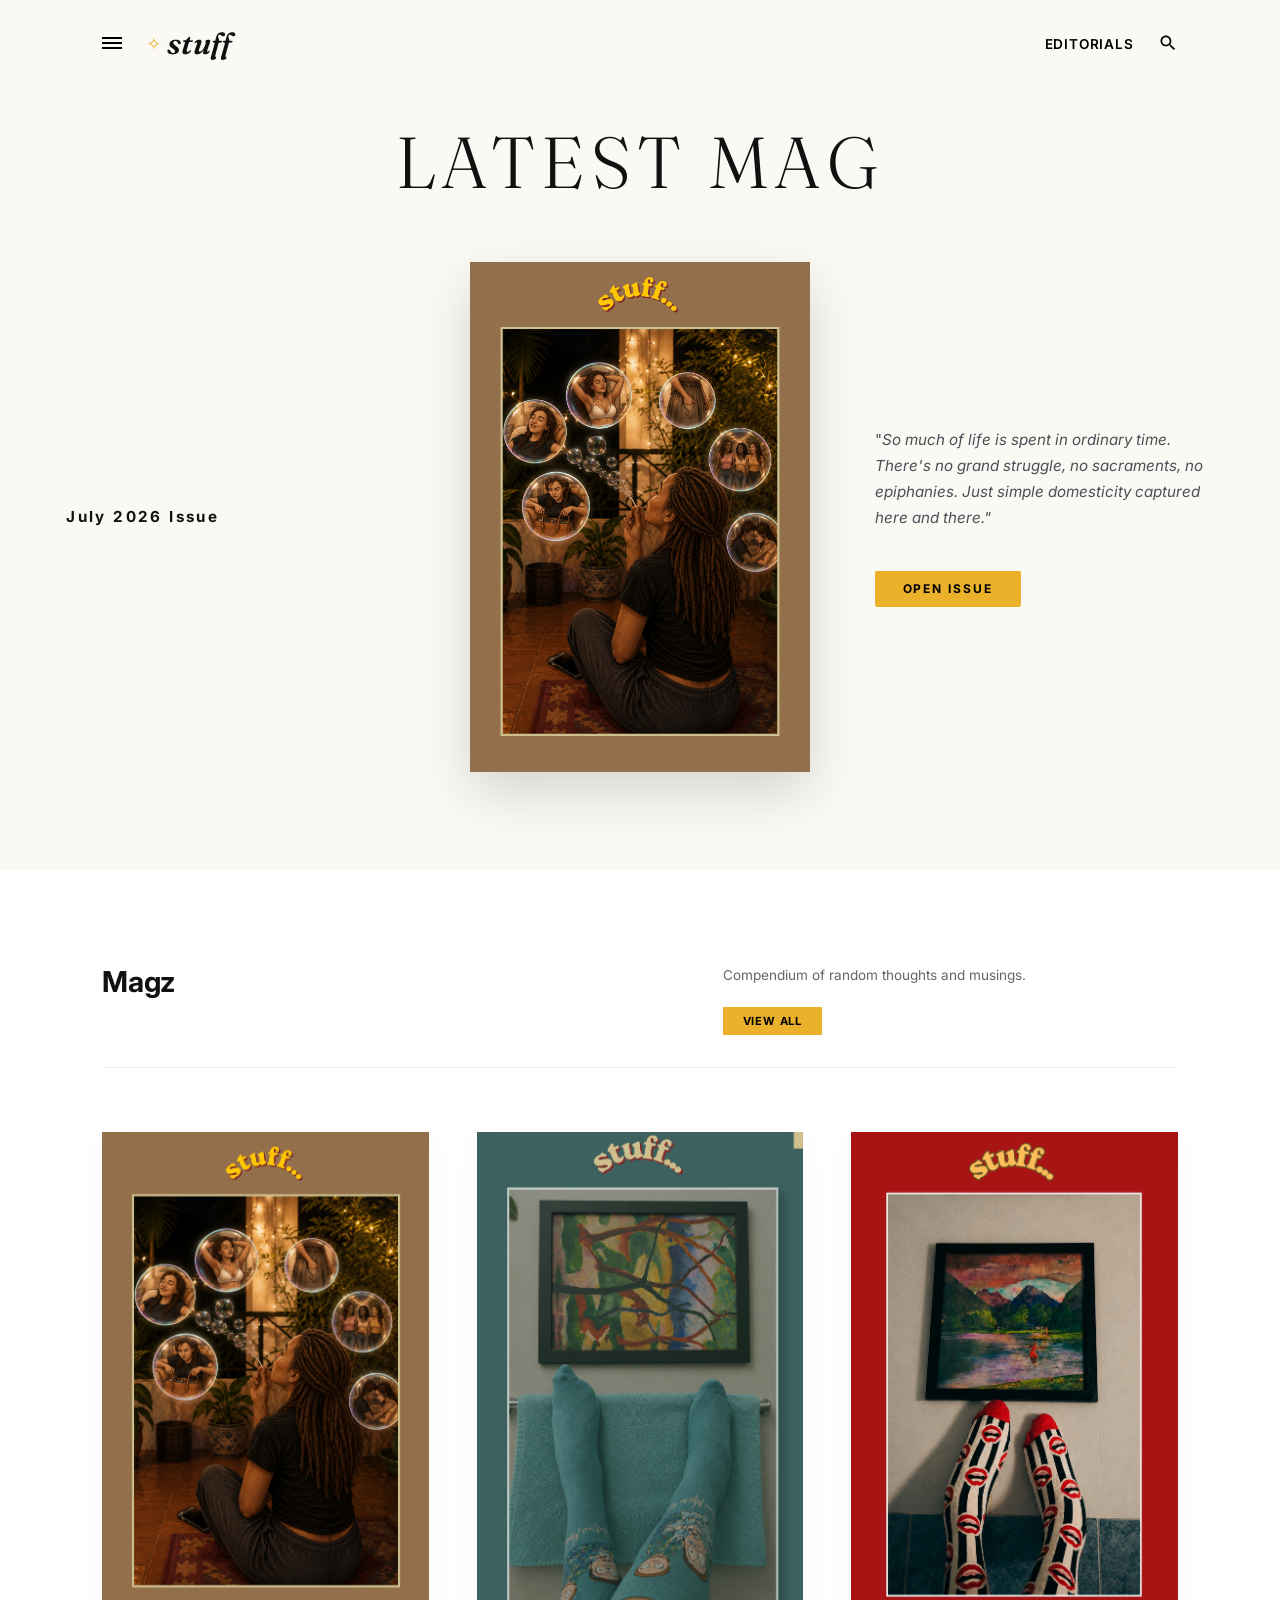
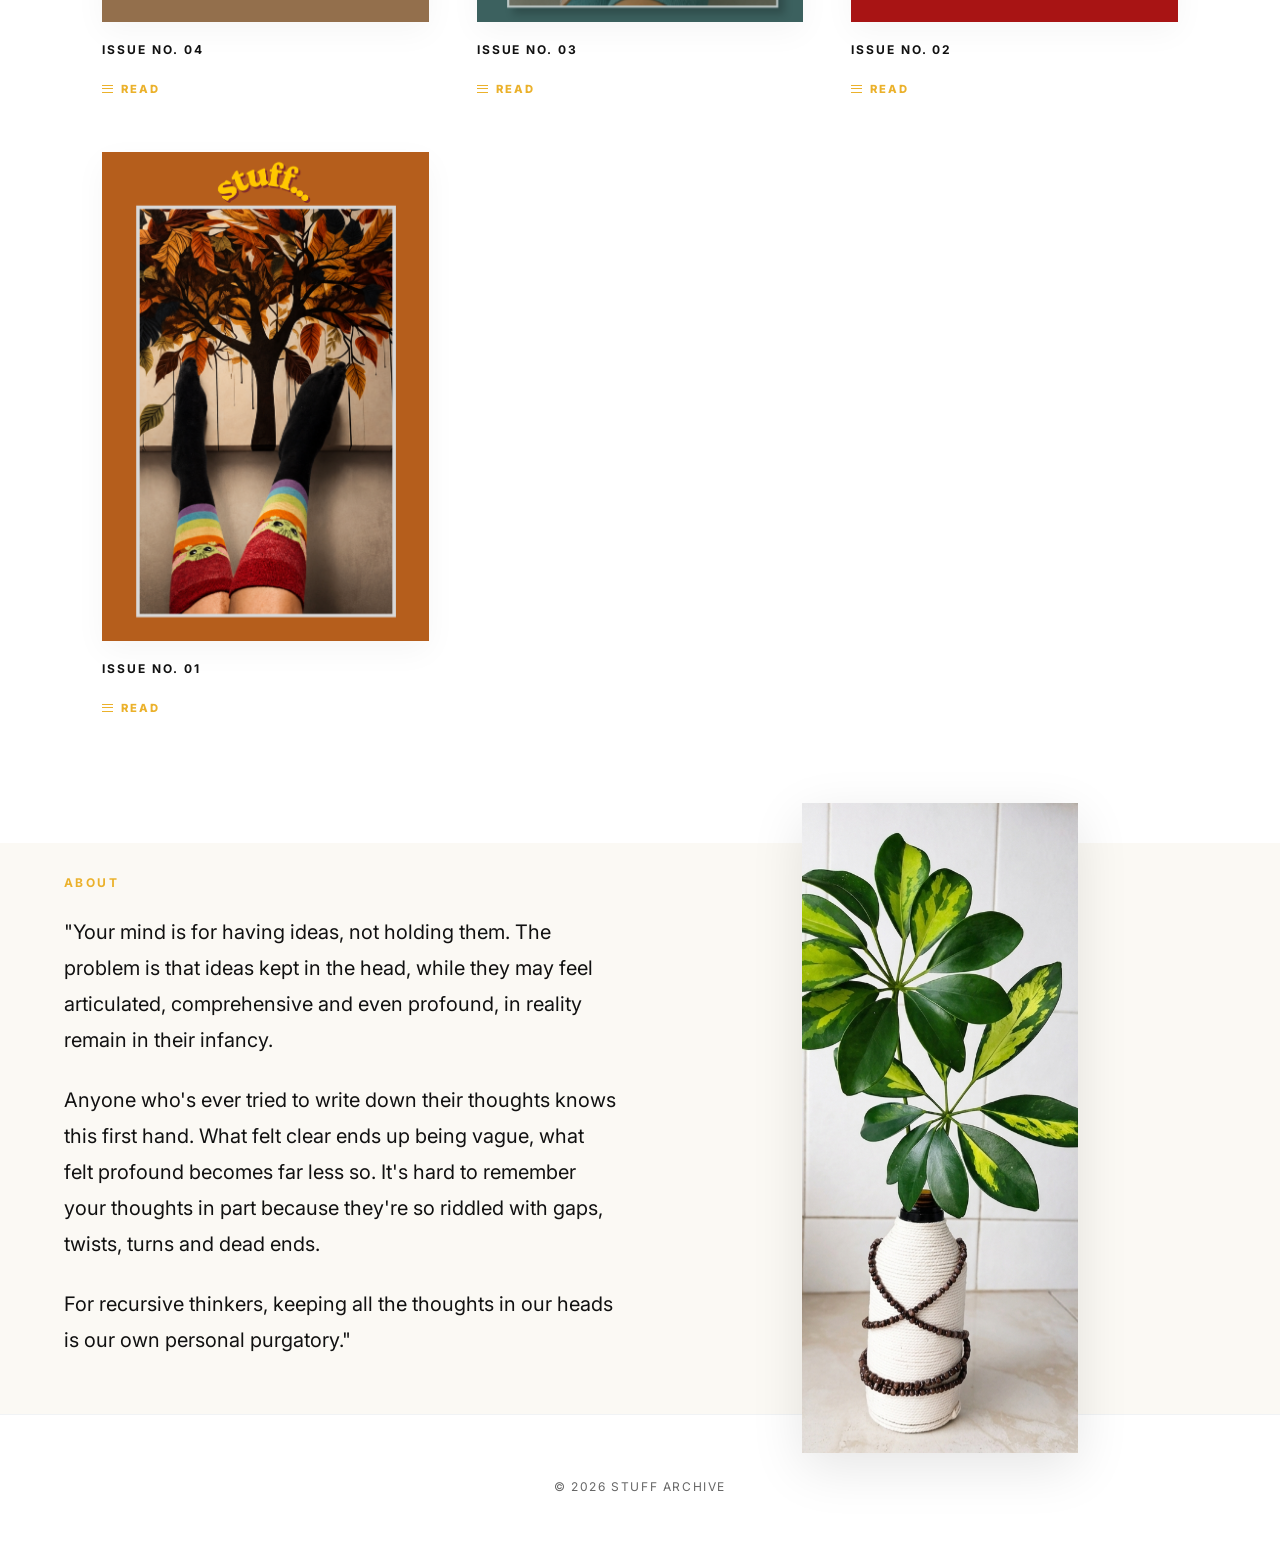
<file: index.html>
<!DOCTYPE html>
<html lang="en">
<head>
    <meta charset="UTF-8">
    <meta name="viewport" content="width=device-width, initial-scale=1.0">
    <title>stuff | Print Archive</title>
    <link rel="stylesheet" href="assets/css/styles.css"> 
    <link rel="preconnect" href="https://fonts.googleapis.com">
    <link rel="preconnect" href="https://fonts.gstatic.com" crossorigin>
    <link href="https://fonts.googleapis.com/css2?family=Cormorant+Garamond:ital,wght@0,300;0,400;0,600;1,400&family=Inter:wght@300;400;600;700&display=swap" rel="stylesheet">
</head>
<body class="author-boutique-body">

<!-- HEADER NAVIGATION -->
<header class="boutique-site-header">
    <div class="header-left">
        <button class="hamburger-menu-btn" aria-label="Menu">
            <span class="hamburger-line"></span>
            <span class="hamburger-line"></span>
            <span class="hamburger-line"></span>
        </button>
        
        <a href="index.html" class="whimsy-logo-container">
            <span class="whimsy-sparkle">✧</span>
            <h1 class="site-logo-text">stuff</h1>
        </a>
    </div>

    <div class="header-right">
        <nav class="desktop-nav-links">
            <a href="#bookshelf-section">Editorials</a>
        </nav>
        <svg class="search-icon" viewBox="0 0 24 24" width="20" height="20"><path d="M15.5 14h-.79l-.28-.27C15.41 12.59 16 11.11 16 9.5 16 5.91 13.09 3 9.5 3S3 5.91 3 9.5 5.91 16 9.5 16c1.61 0 3.09-.59 4.23-1.57l.27.28v.79l5 4.99L20.49 19l-4.99-5zm-6 0C7.01 14 5 11.99 5 9.5S7.01 5 9.5 5 14 7.01 14 9.5 11.99 14 9.5 14z" fill="#000"/></svg>
    </div>
</header>

<main class="main-editorial-layout">
    
    <!-- LITERARY BOUTIQUE HERO SECTION -->
    <section class="boutique-hero-section">
        <h2 class="hero-top-title">Latest Mag</h2>
        
        <div class="hero-three-column-grid">
            <!-- LEFT COLUMN: ARCHIVE METADATA -->
            <div class="hero-col-left">
                <p class="author-badge-text">July 2026 Issue</p>
            </div>

            <!-- CENTER COLUMN: FEATURED ISSUE 04 COVER -->
            <div class="hero-col-center">
                <a href="reader.html?id=issue-04" class="featured-cover-link">
                    <div class="featured-cover-shadow-box">
                        <img src="assets/covers/issue-04.png" alt="Latest Issue 04 Cover" class="featured-hero-img">
                    </div>
                </a>
            </div>

            <!-- RIGHT COLUMN: ARTICLE SNIPPET & BALANCED CTA -->
            <div class="hero-col-right">
                <p class="featured-snippet-text">
                "<em>So much of life is spent in ordinary time. There's no grand struggle, no sacraments, no epiphanies. Just simple domesticity captured here and there."</em>
                </p>
                <a href="reader.html?id=issue-04" class="boutique-gold-btn">Open Issue</a>
            </div>
        </div>
    </section>

    <!-- LOWER AREA CATALOG INDEX -->
    <section id="bookshelf-section" class="archive-showcase-container">
        <div class="catalog-split-header">
            <div class="catalog-header-left">
                <h3 class="catalog-main-heading">Magz</h3>
            </div>
            <div class="catalog-header-right">
                <p class="catalog-side-note">Compendium of random thoughts and musings.</p>
                <a href="#bookshelf-section" class="catalog-view-all-btn">View All</a>
            </div>
        </div>

        <div id="bookshelf" class="horizontal-showcase-row">
            <!-- Magazines append dynamically here via app.js -->
        </div>
    </section>
</main>
<!-- ABOUT THE ARCHIVE SECTION (Card with Overlay Image) -->
    <section class="about-card-section" id="about-section">
        <div class="about-card">
            <span class="about-micro-label">About</span>
            
            <div class="about-content-text">
                <p>"Your mind is for having ideas, not holding them. The problem is that ideas kept in the head, while they may feel articulated, comprehensive and even profound, in reality remain in their infancy.</p>
                
                <p>Anyone who's ever tried to write down their thoughts knows this first hand. What felt clear ends up being vague, what felt profound becomes far less so. It's hard to remember your thoughts in part because they're so riddled with gaps, twists, turns and dead ends.</p>
                
                <p>For recursive thinkers, keeping all the thoughts in our heads is our own personal purgatory."</p>
            </div>
        </div>
        
        <div class="about-image-overlay">
            <img src="assets/covers/about.png" alt="About the Archive">
        </div>
    </section>

<footer class="site-footer">
    <p>&copy; 2026 STUFF ARCHIVE</p>
</footer>

<script src="assets/js/app.js"></script>
</body>
</html>
</file>
<file: assets/css/styles.css>
@import url('https://fonts.googleapis.com/css2?family=Fraunces:ital@0;1&family=Inter:wght@400;600;700&display=swap');

/* ==========================================================================
   1. CORE PRIMITIVES & DESIGN TOKENS
   ========================================================================== */
:root {
    --bg-warm-cream: #fbf9f4;     
    --bg-pure-white: #ffffff;
    --accent-boutique-gold: #ebb12b; 
    --text-charcoal: #111111;
    --text-muted-gray: #666666;
    --font-serif: 'Fraunces', Georgia, serif;
    --font-sans: 'Inter', system-ui, sans-serif;
}

* {
    box-sizing: border-box;
    margin: 0;
    padding: 0;
    scroll-behavior: smooth;
}

body {
    background-color: var(--bg-warm-cream);
    color: var(--text-charcoal);
    font-family: var(--font-sans);
    -webkit-font-smoothing: antialiased;
}
/* Global Image Constraint - Stops all images from breaking the mobile viewport */
img {
    max-width: 100%;
    height: auto;
    display: block; /* Removes weird invisible margins under images */
}

/* ==========================================================================
   2. REFINED HEADER NAVIGATION
   ========================================================================== */
.boutique-site-header {
    display: flex;
    justify-content: space-between;
    align-items: center;
    padding: 1.5rem 8%;
    background-color: var(--bg-warm-cream);
    width: 100%;
    position: sticky;
    top: 0;
    z-index: 1000;
}

.header-left, .header-right {
    display: flex;
    align-items: center;
    gap: 1.5rem;
}

.hamburger-menu-btn {
    background: transparent;
    border: none;
    cursor: pointer;
    display: flex;
    flex-direction: column;
    justify-content: space-between;
    width: 20px;
    height: 12px;
}

.hamburger-line {
    background-color: #000000;
    height: 2px;
    width: 100%;
    display: block;
}

.whimsy-logo-container {
    display: flex;
    align-items: center;
    gap: 0.35rem;
    text-decoration: none;
    color: var(--text-charcoal);
}

.whimsy-sparkle {
    font-size: 1.1rem;
    color: var(--accent-boutique-gold);
}

.site-logo-text {
    font-family: var(--font-serif);
    font-style: italic;
    font-weight: 600;
    font-size: 1.9rem;
    text-transform: lowercase;
}

.desktop-nav-links a {
    text-decoration: none;
    color: #000000;
    font-weight: 600;
    font-size: 0.85rem;
    letter-spacing: 0.05rem;
    text-transform: uppercase;
}

.search-icon {
    cursor: pointer;
}

/* ==========================================================================
   3. AUTHOR HERO SECTIONS
   ========================================================================== */
.boutique-hero-section {
    width: 100%;
    max-width: 1250px;
    margin: 0 auto;
    padding: 2rem 4% 6rem 4%;
    text-align: center;
}

.hero-top-title {
    font-family: var(--font-serif);
    font-weight: 300;
    font-size: 4.5rem; 
    letter-spacing: 0.4rem;
    text-transform: uppercase;
    color: var(--text-charcoal);
    margin-bottom: 3.5rem;
}

.hero-three-column-grid {
    display: grid;
    grid-template-columns: 1fr 1.1fr 1fr; 
    gap: 3rem;
    align-items: center;
    text-align: left;
}

.hero-col-left {
    display: flex;
    flex-direction: column;
    justify-content: center;
}

.author-badge-text {
    font-size: 0.95rem;
    font-weight: 700;
    letter-spacing: 0.15rem;
    line-height: 1.4;
    color: var(--text-charcoal);
}

.hero-col-center {
    display: flex;
    justify-content: center;
    width: 100%;
}

.featured-cover-link {
    width: 100%;
    max-width: 340px;
    display: block;
    text-decoration: none;
}

.featured-cover-shadow-box {
    width: 100%;
    aspect-ratio: 2 / 3;
    box-shadow: 0 20px 50px rgba(0, 0, 0, 0.15); 
    transition: transform 0.3s ease;
}

.featured-cover-shadow-box:hover {
    transform: scale(1.015);
}

.featured-hero-img {
    width: 100%;
    height: 100%;
    object-fit: cover;
    display: block;
}

.hero-col-right {
    display: flex;
    flex-direction: column;
    align-items: flex-start;
}

.featured-snippet-text {
    font-family: var(--font-sans);
    font-size: 0.95rem;
    line-height: 1.7;
    color: #495057;
    margin-bottom: 2.5rem; /* Generates breathing space between text and Read button */
}

.boutique-gold-btn {
    display: inline-block;
    text-decoration: none;
    background-color: var(--accent-boutique-gold);
    color: #000000;
    padding: 0.65rem 1.75rem; 
    font-size: 0.75rem;
    font-weight: 700;
    text-transform: uppercase;
    letter-spacing: 0.12rem;
    border-radius: 2px;
}

@media (max-width: 991px) {
    .hero-top-title {
        font-size: 2.8rem;
        letter-spacing: 0.2rem;
        margin-bottom: 2rem;
    }
    .hero-three-column-grid {
        grid-template-columns: 1fr;
        gap: 3rem;
        text-align: center;
    }
    .hero-col-right {
        align-items: center;
    }
}

@media (max-width: 768px) {
    .boutique-hero-section {
        padding: 1.5rem 5% 4rem 5%;
    }
    .hero-top-title {
        font-size: 2rem;
        letter-spacing: 0.1rem;
        margin-bottom: 1.5rem;
    }
    .hero-three-column-grid {
        gap: 2rem;
    }
    .featured-cover-link {
        max-width: 250px;
    }
    .author-badge-text {
        font-size: 0.85rem;
    }
    .featured-snippet-text {
        font-size: 0.85rem;
    }
}

@media (max-width: 480px) {
    .boutique-hero-section {
        padding: 1rem 4% 3rem 4%;
    }
    .hero-top-title {
        font-size: 1.5rem;
        letter-spacing: 0.05rem;
        margin-bottom: 1rem;
    }
    .hero-three-column-grid {
        gap: 1.5rem;
    }
    .featured-cover-link {
        max-width: 200px;
    }
    .author-badge-text {
        font-size: 0.75rem;
    }
    .featured-snippet-text {
        font-size: 0.75rem;
    }
}

/* ==========================================================================
   4. SHOWCASE ARCHIVE CATALOG INDEX
   ========================================================================== */
.archive-showcase-container {
    background-color: var(--bg-pure-white); 
    width: 100vw;
    padding: 6rem 8% 8rem 8%;
    border-top: 1px solid rgba(0, 0, 0, 0.04);
}

.catalog-split-header {
    display: grid;
    grid-template-columns: 1.1fr 0.9fr;
    gap: 4rem;
    align-items: flex-start;
    margin-bottom: 4rem;
    border-bottom: 1px solid #eeeeee;
    padding-bottom: 2rem;
}

@media (max-width: 768px) {
    .catalog-split-header {
        grid-template-columns: 1fr;
        gap: 1.5rem;
        margin-bottom: 3rem;
    }
}

.catalog-main-heading {
    font-family: var(--font-sans);
    font-weight: 700;
    font-size: 1.8rem;
    line-height: 1.2;
    letter-spacing: -0.02rem;
    color: var(--text-charcoal);
}

.catalog-side-note {
    font-size: 0.85rem;
    line-height: 1.6;
    color: var(--text-muted-gray);
    margin-bottom: 1.25rem;
}

.catalog-view-all-btn {
    display: inline-block;
    text-decoration: none;
    background-color: var(--accent-boutique-gold);
    color: #000000;
    padding: 0.45rem 1.25rem;
    font-size: 0.7rem;
    font-weight: 700;
    text-transform: uppercase;
    letter-spacing: 0.05rem;
}

.horizontal-showcase-row {
    display: grid;
    grid-template-columns: repeat(3, 1fr);
    gap: 3.5rem 3rem;
    width: 100%;
}

@media (max-width: 991px) {
    .horizontal-showcase-row {
        grid-template-columns: 1fr;
        gap: 4rem;
    }
}

.premium-editorial-card {
    display: flex;
    flex-direction: column;
    text-decoration: none;
    color: inherit;
    width: 100%;
}

.showcase-cover-frame {
    width: 100%;
    aspect-ratio: 2 / 3;
    overflow: hidden;
    box-shadow: 0 10px 30px rgba(0,0,0,0.04);
}

.showcase-img {
    width: 100%;
    height: 100%;
    object-fit: cover;
    display: block;
    transition: transform 0.4s ease;
}

.premium-editorial-card:hover .showcase-img {
    transform: scale(1.02);
}

/* ==========================================================================
   VERTICAL CARD BLOCK METADATA STACK FIX
   ========================================================================== */
.issue-inline-footer {
    margin-top: 1.25rem;
    display: flex;
    flex-direction: column; /* Force vertical stacking alignment */
    align-items: flex-start; 
    gap: 0.65rem; 
    width: 100%;
}

.issue-tag {
    font-size: 0.75rem;
    font-weight: 700;
    text-transform: uppercase;
    letter-spacing: 0.12rem;
    color: var(--text-charcoal);
}

.editorial-read-btn {
    display: inline-flex;
    align-items: center;
    font-size: 0.7rem;
    font-weight: 800;
    letter-spacing: 0.12rem;
    text-transform: uppercase;
    color: var(--accent-boutique-gold);
    margin-top: 0.15rem;
}

.btn-menu-lines {
    display: flex;
    flex-direction: column;
    justify-content: space-between;
    width: 11px;
    height: 8px;
    margin-right: 0.5rem;
}

.btn-menu-lines span {
    background-color: currentColor;
    height: 1px;
    width: 100%;
    display: block;
}

.site-footer {
    text-align: center;
    padding: 4rem 0;
    font-size: 0.75rem;
    letter-spacing: 0.1rem;
    color: var(--text-muted-gray);
    background-color: var(--bg-pure-white);
    border-top: 1px solid #f1f3f5;
}

/* ==========================================================================
   ABOUT CARD SECTION (Layered Text Layout)
   ========================================================================== */
.about-card-section {
    background-color: var(--bg-warm-cream);
    padding: 2rem 5%;
    display: grid;
    grid-template-columns: 1fr 1fr;
    gap: 3rem;
    align-items: center;
    position: relative;
}

.about-card {
    background-color: transparent;
    padding: 0;
    max-width: 100%;
    width: 100%;
    box-shadow: none;
    border-radius: 0;
    z-index: 2;
}

.about-image-overlay {
    position: relative;
    width: 100%;
    height: 650px;
    display: flex;
    align-items: center;
    justify-content: center;
    margin-top: -5rem;
    margin-bottom: -5rem;
}

.about-image-overlay img,
.image-placeholder {
    width: 50%;
    height: 100%;
    object-fit: cover;
    display: block;
    box-shadow: 0 15px 50px rgba(0,0,0,0.1);
}

.image-placeholder {
    background-color: #f0ede8;
    color: #999;
    font-family: var(--font-sans);
    font-size: 1rem;
    display: flex;
    align-items: center;
    justify-content: center;
}

.about-micro-label {
    display: block;
    font-family: var(--font-sans);
    font-size: 0.75rem;
    font-weight: 700;
    text-transform: uppercase;
    letter-spacing: 0.15rem;
    color: var(--accent-boutique-gold);
    margin-bottom: 1.5rem;
}

.about-title-teal {
    font-family: var(--font-serif);
    font-weight: 700;
    font-size: 2.2rem;
    letter-spacing: 0.02rem;
    color: var(--accent-boutique-gold);
    margin-bottom: 2.5rem;
    line-height: 1.2;
}

.about-content-text p {
    font-family: var(--font-sans);
    font-size: 1.25rem;
    line-height: 1.8;
    color: var(--text-charcoal);
    margin-bottom: 1.5rem;
}

/* Mobile Responsive */
@media (max-width: 1024px) {
    .about-card-section {
        grid-template-columns: 1fr;
        gap: 2rem;
    }
    
    .about-image-overlay {
        height: 500px;
        margin-top: 0;
        margin-bottom: 0;
    }
}

@media (max-width: 768px) {
    .about-card-section {
        padding: 4rem 5%;
    }
    
    .about-card {
        padding: 3rem 2rem;
    }
    
    .about-title-teal {
        font-size: 1.7rem;
    }
    
    .about-image-overlay {
        height: 400px;
    }
}

 /* ==========================================================================
   5. PERFECTED COMPONENT VIEW CENTERING (Anti-Jump & Scroll Fixes)
   ========================================================================== */
.reader-body {
    background-color: #fbfbfb !important;
    /* Forces scrollbar to exist so the page NEVER jumps left/right */
    overflow-y: scroll; 
    overflow-x: hidden;
    min-height: 100vh;
    /* 100% prevents horizontal shifting */
    width: 100%; 
    padding: 0;
}

.reader-nav {
    display: flex;
    justify-content: space-between;
    align-items: center;
    padding: 1rem 1.5rem;
    background-color: var(--bg-pure-white);
    border-bottom: 1px solid #e5e5e5;
    height: 55px;
    /* Locks nav to top so it stays above the PDF */
    position: sticky;
    top: 0;
    z-index: 9999; 
    font-family: var(--font-sans);
    font-size: 0.85rem;
}

.return-library-link {
    text-decoration: none;
    color: var(--text-charcoal);
    font-weight: 700;
    font-size: 0.75rem;
    letter-spacing: 0.1rem;
    text-transform: uppercase;
    cursor: pointer;
    transition: color 0.2s ease;
}

.return-library-link:hover {
    color: var(--accent-boutique-gold);
}

.reader-viewport {
    width: 100%;
    /* Stops flexbox side-by-side loading jump */
    display: block; 
    position: relative;
    min-height: calc(100vh - 55px);
}

.reader-placeholder {
    position: absolute;
    top: 0;
    left: 0;
    width: 100%;
    height: 100%;
    display: flex;
    flex-direction: column;
    justify-content: center;
    align-items: center;
    background-color: #fbfbfb; 
    z-index: 50; 
}

.container-scroll {
    width: 100%;
    display: flex;
    flex-direction: column;
    align-items: center; 
    padding: 4rem 0;
    gap: 4rem;
}

.page-container {
    position: relative;
    /* Kills flexbox so PDF text layer doesn't push the image */
    display: block; 
    margin: 0 auto;
    max-width: 90%;
}

.page-container canvas {
    display: block;
    margin: 0 auto;
    max-width: 100%;
    height: auto;
    box-shadow: 0 10px 40px rgba(0,0,0,0.08);
}

/* Nukes the ghost text layer completely */
.textLayer {
    display: none !important;
}
/* ==========================================================================
   FIXED: PDF PAGE CONTAINER (Stops the jump and text-layer split)
   ========================================================================== */
.page-container {
    position: relative;
    display: block; /* Removed flexbox so it stops putting things side-by-side */
    margin: 0 auto; /* Centers the container perfectly */
    max-width: 90%;
}

.page-container canvas {
    display: block;
    margin: 0 auto; /* Centers the canvas inside the container */
    max-width: 100%;
    height: auto;
    box-shadow: 0 10px 40px rgba(0,0,0,0.08); /* Slightly deepened the shadow for a premium feel */
}

/* Nuke the ghost text layer completely */
.textLayer {
    display: none !important;
}
/* ==========================================================================
   ANTI-FLASH SMOOTHING LAYER
   ========================================================================== */
.page-container {
    opacity: 0;
    animation: smoothFadeIn 0.4s cubic-bezier(0.25, 0.46, 0.45, 0.94) forwards;
    will-change: opacity;
}

@keyframes smoothFadeIn {
    to {
        opacity: 1;
    }
}

/* Force canvas to maintain a stable, solid background color before rendering pixels */
.page-container canvas {
    background-color: #ffffff;
    transition: opacity 0.2s ease;
}
</file>
